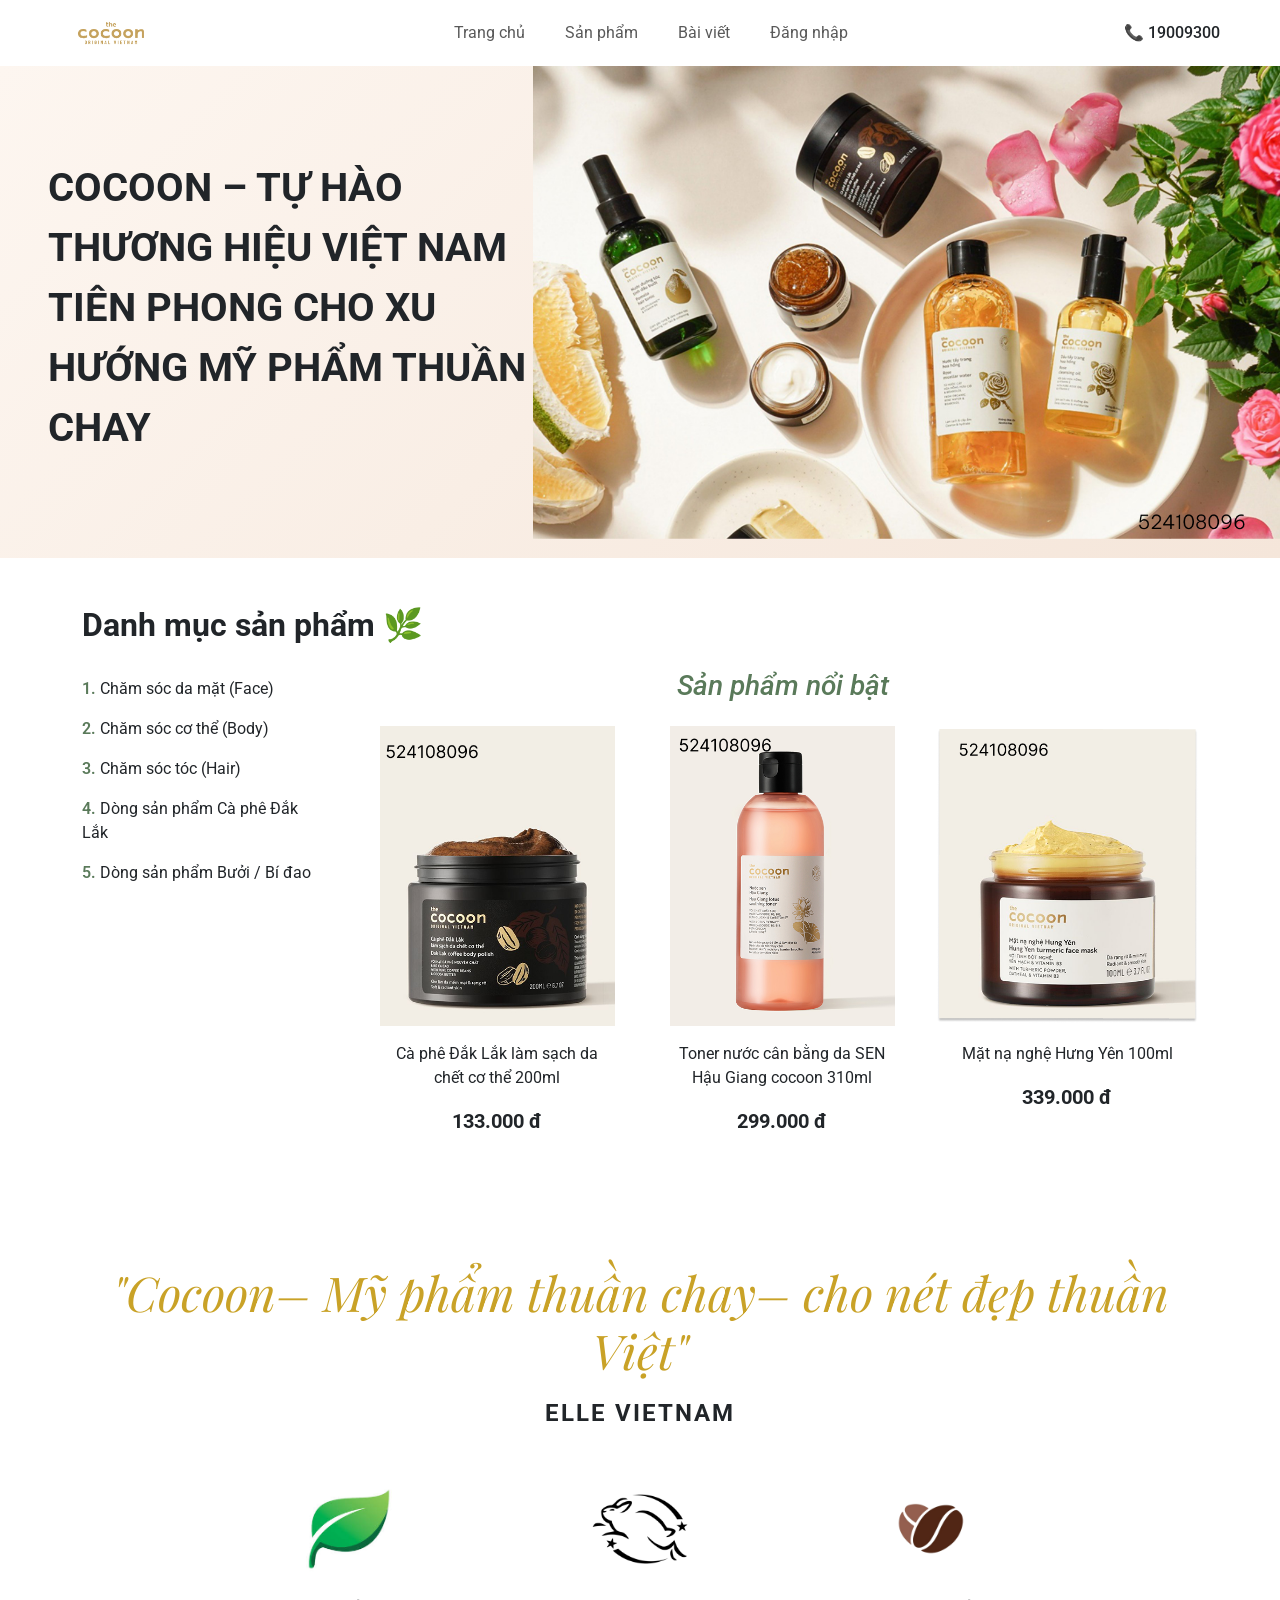
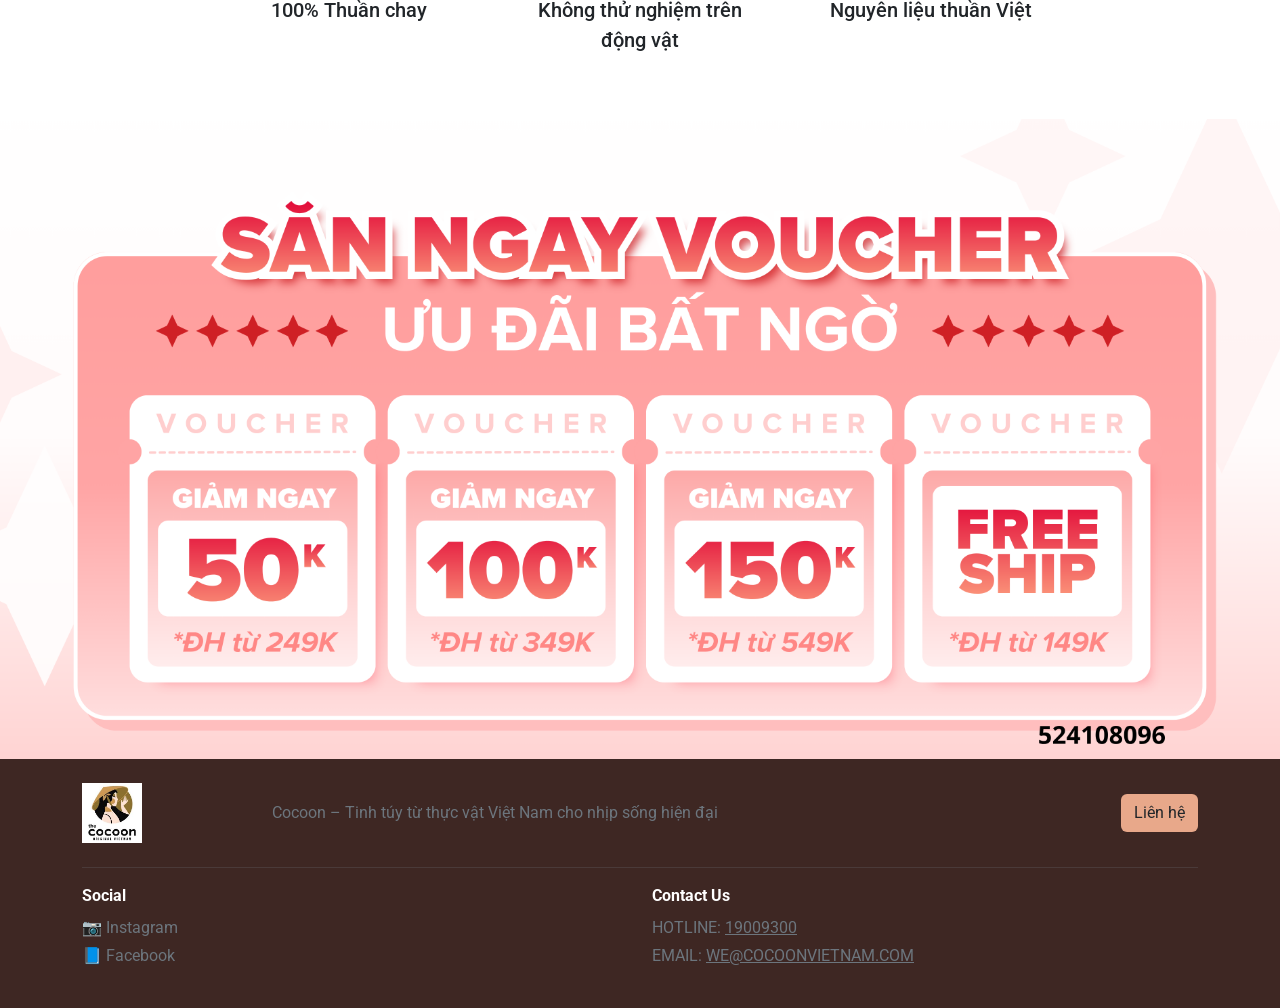
<file: source/index.html>
<!DOCTYPE html>
<html lang="vi">
<head>
  <meta charset="UTF-8">
  <meta name="viewport" content="width=device-width, initial-scale=1.0">
  <title>The Cocoon - Original Vietnam</title>
  <link rel="icon" type="image/png" href="../media/coconutlogo.png">
  <!-- Bootstrap CSS -->
  <link href="https://cdn.jsdelivr.net/npm/bootstrap@5.3.3/dist/css/bootstrap.min.css" rel="stylesheet">
  <!-- Custom CSS -->
  <link rel="stylesheet" href="style.css">
  <!-- Google Fonts -->
  <link href="https://fonts.googleapis.com/css2?family=Playfair+Display:ital,wght@0,400;0,700;1,400&family=Roboto:wght@400;500;700&display=swap" rel="stylesheet">
</head>
<body>

  <!-- ========== HEADER ========== -->
  <header class="header">
    <nav class="navbar navbar-expand-lg bg-white py-2 px-3 px-lg-5">
      <div class="container-fluid">
        <a class="navbar-brand" href="index.html">
          <img src="../media/coconutlogo1.png" alt="The Cocoon" height="40">
        </a>
        <button class="navbar-toggler" type="button" data-bs-toggle="collapse" data-bs-target="#navbarNav">
          <span class="navbar-toggler-icon"></span>
        </button>
        <div class="collapse navbar-collapse justify-content-center" id="navbarNav">
          <ul class="navbar-nav gap-4">
            <li class="nav-item"><a class="nav-link" href="index.html">Trang chủ</a></li>
            <li class="nav-item"><a class="nav-link" href="product.html">Sản phẩm</a></li>
            <li class="nav-item"><a class="nav-link" href="blog.html">Bài viết</a></li>
            <li class="nav-item"><a class="nav-link" href="login.html">Đăng nhập</a></li>
          </ul>
        </div>
        <div class="d-none d-lg-block">
          <span class="fw-medium">📞 19009300</span>
        </div>
      </div>
    </nav>
  </header>

  <!-- ========== HERO BANNER ========== -->
  <section class="hero-section" style="background: linear-gradient(135deg, #fdf6f0 0%, #f5e6da 100%);">
    <div class="container-fluid p-0">
      <div class="row g-0 align-items-center">
        <div class="col-lg-5 ps-5 py-4">
          <h1 class="fw-bold lh-base">COCOON – TỰ HÀO THƯƠNG HIỆU VIỆT NAM TIÊN PHONG CHO XU HƯỚNG MỸ PHẨM THUẦN CHAY</h1>
        </div>
        <div class="col-lg-7 position-relative text-end">
          <img src="../media/banner1.png" alt="Cocoon products" style="width: 100%; max-height: 650px; object-fit: cover;">
        </div>
      </div>
    </div>
  </section>

  <!-- ========== DANH MỤC SẢN PHẨM ========== -->
  <section class="py-5">
    <div class="container">
      <h2 class="fw-bold mb-4">Danh mục sản phẩm <span>🌿</span></h2>
      <div class="row">
        <!-- Danh mục bên trái -->
        <div class="col-lg-3 mb-4">
          <ol class="list-group list-group-numbered">
            <li class="list-group-item border-0 ps-0"><a href="product.html" class="text-decoration-none text-dark">Chăm sóc da mặt (Face)</a></li>
            <li class="list-group-item border-0 ps-0"><a href="product.html" class="text-decoration-none text-dark">Chăm sóc cơ thể (Body)</a></li>
            <li class="list-group-item border-0 ps-0"><a href="product.html" class="text-decoration-none text-dark">Chăm sóc tóc (Hair)</a></li>
            <li class="list-group-item border-0 ps-0"><a href="product.html" class="text-decoration-none text-dark">Dòng sản phẩm Cà phê Đắk Lắk</a></li>
            <li class="list-group-item border-0 ps-0"><a href="product.html" class="text-decoration-none text-dark">Dòng sản phẩm Bưởi / Bí đao</a></li>
          </ol>
        </div>
        <!-- Sản phẩm nổi bật -->
        <div class="col-lg-9">
          <h3 class="text-center fst-italic mb-4" style="color: #5a7a5a;">Sản phẩm nổi bật</h3>
          <div class="row g-4">
            <div class="col-md-4">
              <div class="card border-0 text-center">
                <img src="../media/caphesachda.png" class="card-img-top" alt="Cà phê Đắk Lắk" style="height: 300px; object-fit: contain;">
                <div class="card-body">
                  <p class="card-text">Cà phê Đắk Lắk làm sạch da chết cơ thể 200ml</p>
                  <p class="fw-bold fs-5">133.000 đ</p>
                </div>
              </div>
            </div>
            <div class="col-md-4">
              <div class="card border-0 text-center">
                <img src="../media/tonerHG.png" class="card-img-top" alt="Toner" style="height: 300px; object-fit: contain;">
                <div class="card-body">
                  <p class="card-text">Toner nước cân bằng da SEN Hậu Giang cocoon 310ml</p>
                  <p class="fw-bold fs-5">299.000 đ</p>
                </div>
              </div>
            </div>
            <div class="col-md-4">
              <div class="card border-0 text-center">
                <img src="../media/matnangheHY (1).png" class="card-img-top" alt="Mặt nạ nghệ" style="height: 300px; object-fit: contain;">
                <div class="card-body">
                  <p class="card-text">Mặt nạ nghệ Hưng Yên 100ml</p>
                  <p class="fw-bold fs-5">339.000 đ</p>
                </div>
              </div>
            </div>
          </div>
        </div>
      </div>
    </div>
  </section>

  <!-- ========== SLOGAN ========== -->
  <section class="py-5 text-center bg-white">
    <div class="container">
      <p class="display-5 fst-italic mb-3" style="font-family: 'Playfair Display', serif; color: #c9a227;">"Cocoon– Mỹ phẩm thuần chay– cho nét đẹp thuần Việt"</p>
      <p class="fs-4 fw-bold mb-5" style="letter-spacing: 2px;">ELLE VIETNAM</p>
      <div class="row justify-content-center g-5">
        <div class="col-md-3 text-center">
          <img src="../media/coxanh.png" alt="Thuần chay" class="mb-3" style="width: 100px; height: 100px; object-fit: contain;">
          <p class="fs-5 fw-medium">100% Thuần chay</p>
        </div>
        <div class="col-md-3 text-center">
          <img src="../media/contho.png" alt="Không thử nghiệm" class="mb-3" style="width: 100px; height: 100px; object-fit: contain;">
          <p class="fs-5 fw-medium">Không thử nghiệm trên động vật</p>
        </div>
        <div class="col-md-3 text-center">
          <img src="../media/cafe.png" alt="Nguyên liệu Việt" class="mb-3" style="width: 100px; height: 100px; object-fit: contain;">
          <p class="fs-5 fw-medium">Nguyên liệu thuần Việt</p>
        </div>
      </div>
    </div>
  </section>

  <!-- ========== VOUCHER ========== -->
  <section>
    <img src="../media/voucherdesign.png" alt="Voucher" class="w-100">
  </section>

  <!-- ========== FOOTER ========== -->
  <footer class="text-white py-4" style="background: #3e2723;">
    <div class="container">
      <div class="row align-items-center mb-4">
        <div class="col-md-2">
          <img src="../media/coconutlogo.png" alt="The Cocoon" height="60">
        </div>
        <div class="col-md-8">
          <p class="mb-0 text-secondary">Cocoon – Tinh túy từ thực vật Việt Nam cho nhịp sống hiện đại</p>
        </div>
        <div class="col-md-2 text-end">
          <a href="#" class="btn" style="background: #e8a88a;">Liên hệ</a>
        </div>
      </div>
      <hr class="border-secondary">
      <div class="row">
        <div class="col-md-6">
          <p class="fw-bold mb-2">Social</p>
          <a href="#" class="text-secondary text-decoration-none d-block mb-1">📷 Instagram</a>
          <a href="#" class="text-secondary text-decoration-none d-block">📘 Facebook</a>
        </div>
        <div class="col-md-6">
          <p class="fw-bold mb-2">Contact Us</p>
          <p class="text-secondary mb-1">HOTLINE: <a href="tel:19009300" class="text-secondary">19009300</a></p>
          <p class="text-secondary">EMAIL: <a href="mailto:WE@COCOONVIETNAM.COM" class="text-secondary">WE@COCOONVIETNAM.COM</a></p>
        </div>
      </div>
    </div>
  </footer>

  <!-- Bootstrap JS -->
  <script src="https://cdn.jsdelivr.net/npm/bootstrap@5.3.3/dist/js/bootstrap.bundle.min.js"></script>
</body>
</html>
</file>
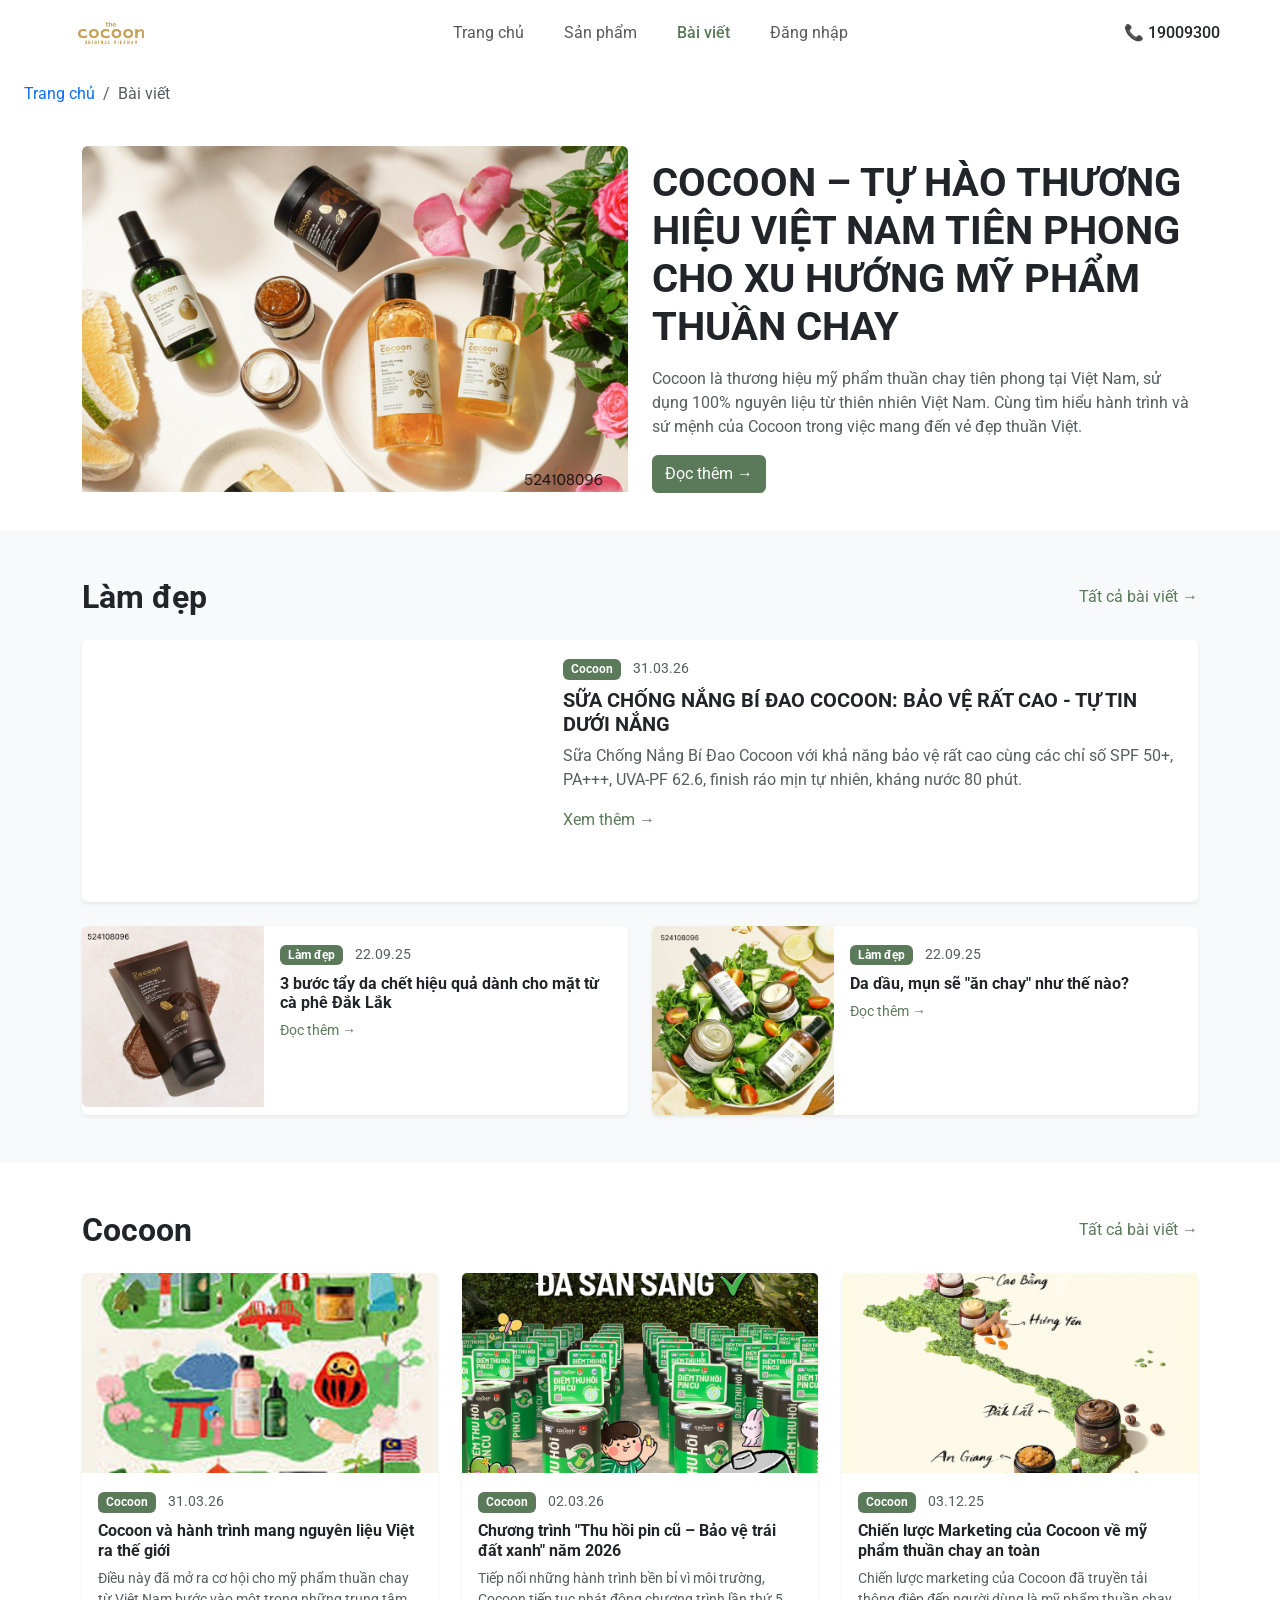
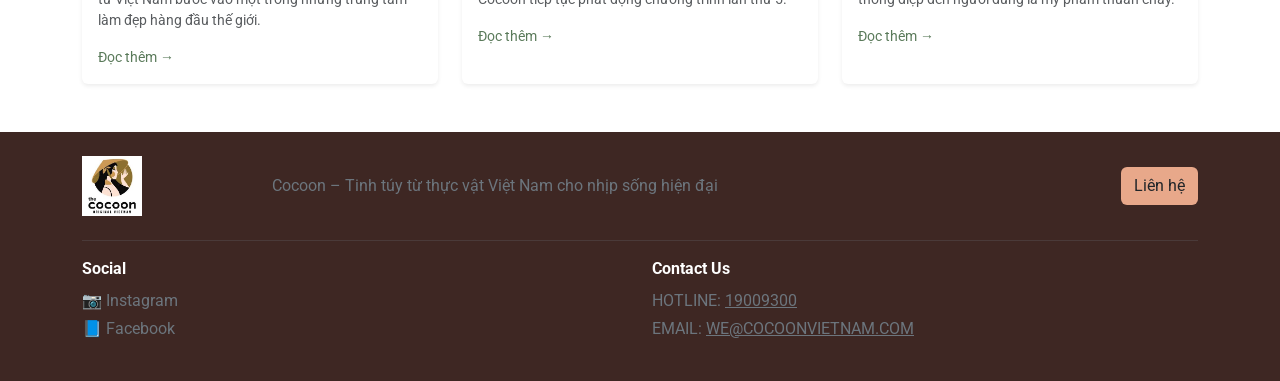
<file: source/blog.html>
<!DOCTYPE html
<html lang="vi">
<head>
  <meta charset="UTF-8">
  <meta name="viewport" content="width=device-width, initial-scale=1.0">
  <title>Bài viết - The Cocoon</title>
  <link rel="icon" type="image/png" href="../media/coconutlogo.png">
  <!-- Bootstrap CSS -->
  <link href="https://cdn.jsdelivr.net/npm/bootstrap@5.3.3/dist/css/bootstrap.min.css" rel="stylesheet">
  <!-- Custom CSS -->
  <link rel="stylesheet" href="style.css">
  <!-- Google Fonts -->
  <link href="https://fonts.googleapis.com/css2?family=Playfair+Display:ital,wght@0,400;0,700;1,400&family=Roboto:wght@400;500;700&display=swap" rel="stylesheet">
</head>
<body>

  <!-- ========== HEADER ========== -->
  <nav class="navbar navbar-expand-lg bg-white py-2 px-3 px-lg-5">
    <div class="container-fluid">
      <a class="navbar-brand" href="index.html">
        <img src="../media/coconutlogo1.png" alt="The Cocoon" height="40">
      </a>
      <button class="navbar-toggler" type="button" data-bs-toggle="collapse" data-bs-target="#navbarNav">
        <span class="navbar-toggler-icon"></span>
      </button>
      <div class="collapse navbar-collapse justify-content-center" id="navbarNav">
        <ul class="navbar-nav gap-4">
          <li class="nav-item"><a class="nav-link" href="index.html">Trang chủ</a></li>
          <li class="nav-item"><a class="nav-link" href="product.html">Sản phẩm</a></li>
          <li class="nav-item"><a class="nav-link active" href="blog.html">Bài viết</a></li>
          <li class="nav-item"><a class="nav-link" href="login.html">Đăng nhập</a></li>
        </ul>
      </div>
      <div class="d-none d-lg-block">
        <span class="fw-medium">📞 19009300</span>
      </div>
    </div>
  </nav>

  <!-- ========== BREADCRUMB ========== -->
  <nav aria-label="breadcrumb" class="py-3 px-4">
    <ol class="breadcrumb mb-0">
      <li class="breadcrumb-item"><a href="index.html" class="text-decoration-none">Trang chủ</a></li>
      <li class="breadcrumb-item active">Bài viết</li>
    </ol>
  </nav>

  <!-- ========== BÀI VIẾT NỔI BẬT ========== -->
  <section class="py-4">
    <div class="container">
      <div class="row align-items-center g-4">
        <div class="col-lg-6">
          <img src="../media/banner1.png" alt="Cocoon thuần chay" class="img-fluid rounded">
        </div>
        <div class="col-lg-6">
          <h1 class="fw-bold mb-3">COCOON – TỰ HÀO THƯƠNG HIỆU VIỆT NAM TIÊN PHONG CHO XU HƯỚNG MỸ PHẨM THUẦN CHAY</h1>
          <p class="text-muted">Cocoon là thương hiệu mỹ phẩm thuần chay tiên phong tại Việt Nam, sử dụng 100% nguyên liệu từ thiên nhiên Việt Nam. Cùng tìm hiểu hành trình và sứ mệnh của Cocoon trong việc mang đến vẻ đẹp thuần Việt.</p>
          <a href="https://cocoonvietnam.com/" class="btn text-white" style="background: #5a7a5a;" target="_blank">Đọc thêm →</a>
        </div>
        </div>
    </div>
  </section>

  <!-- ========== CHUYÊN MỤC: LÀM ĐẸP ========== -->
  <section class="py-5 bg-light">
    <div class="container">
      <div class="d-flex justify-content-between align-items-center mb-4">
        <h2 class="fw-bold mb-0">Làm đẹp</h2>
        <a href="#" class="text-decoration-none" style="color: #5a7a5a;">Tất cả bài viết →</a>
      </div>
      
      <!-- Video bài viết -->
      <div class="card mb-4 border-0 shadow-sm">
        <div class="row g-0">
          <div class="col-md-5">
            <div class="ratio ratio-16x9 h-100">
              <iframe src="https://www.youtube.com/embed/rH86s5h8yQs" title="Cocoon Video" allowfullscreen></iframe>
            </div>
          </div>
          <div class="col-md-7">
            <div class="card-body">
              <div class="mb-2">
                <span class="badge" style="background: #5a7a5a;">Cocoon</span>
                <small class="text-muted ms-2">31.03.26</small>
              </div>
              <h5 class="card-title fw-bold">SỮA CHỐNG NẮNG BÍ ĐAO COCOON: BẢO VỆ RẤT CAO - TỰ TIN DƯỚI NẮNG</h5>
              <p class="card-text text-muted">Sữa Chống Nắng Bí Đao Cocoon với khả năng bảo vệ rất cao cùng các chỉ số SPF 50+, PA+++, UVA-PF 62.6, finish ráo mịn tự nhiên, kháng nước 80 phút.</p>
              <a href="#" class="text-decoration-none" style="color: #5a7a5a;">Xem thêm →</a>
            </div>
          </div>
        </div>
      </div>

      <!-- Các bài viết khác -->
      <div class="row g-4">
        <div class="col-md-6">
          <div class="card h-100 border-0 shadow-sm">
            <div class="row g-0">
              <div class="col-4">
                <img src="../media/3buocsachdamat.png" class="img-fluid rounded-start h-100" style="object-fit: cover;" alt="3 bước tẩy da chết">
              </div>
              <div class="col-8">
                <div class="card-body">
                  <div class="mb-2">
                    <span class="badge" style="background: #5a7a5a;">Làm đẹp</span>
                    <small class="text-muted ms-2">22.09.25</small>
                  </div>
                  <h6 class="card-title fw-bold">3 bước tẩy da chết hiệu quả dành cho mặt từ cà phê Đắk Lắk</h6>
                  <a href="#" class="text-decoration-none small" style="color: #5a7a5a;">Đọc thêm →</a>
                </div>
              </div>
            </div>
          </div>
        </div>
        <div class="col-md-6">
          <div class="card h-100 border-0 shadow-sm">
            <div class="row g-0">
              <div class="col-4">
                <img src="../media/lanhmanh.png" class="img-fluid rounded-start h-100" style="object-fit: cover;" alt="Da dầu mụn">
              </div>
              <div class="col-8">
                <div class="card-body">
                  <div class="mb-2">
                    <span class="badge" style="background: #5a7a5a;">Làm đẹp</span>
                    <small class="text-muted ms-2">22.09.25</small>
                  </div>
                  <h6 class="card-title fw-bold">Da dầu, mụn sẽ "ăn chay" như thế nào?</h6>
                  <a href="#" class="text-decoration-none small" style="color: #5a7a5a;">Đọc thêm →</a>
                </div>
              </div>
            </div>
          </div>
        </div>
      </div>
    </div>
  </section>

  <!-- ========== CHUYÊN MỤC: COCOON ========== -->
  <section class="py-5">
    <div class="container">
      <div class="d-flex justify-content-between align-items-center mb-4">
        <h2 class="fw-bold mb-0">Cocoon</h2>
        <a href="#" class="text-decoration-none" style="color: #5a7a5a;">Tất cả bài viết →</a>
      </div>
      <div class="row g-4">
        <div class="col-md-4">
          <div class="card h-100 border-0 shadow-sm">
            <img src="../media/myphammuonnoi.png" class="card-img-top" style="height: 200px; object-fit: cover;" alt="Cocoon đi muôn nơi">
            <div class="card-body">
              <div class="mb-2">
                <span class="badge" style="background: #5a7a5a;">Cocoon</span>
                <small class="text-muted ms-2">31.03.26</small>
              </div>
              <h6 class="card-title fw-bold">Cocoon và hành trình mang nguyên liệu Việt ra thế giới</h6>
              <p class="card-text small text-muted">Điều này đã mở ra cơ hội cho mỹ phẩm thuần chay từ Việt Nam bước vào một trong những trung tâm làm đẹp hàng đầu thế giới.</p>
              <a href="#" class="text-decoration-none small" style="color: #5a7a5a;">Đọc thêm →</a>
            </div>
          </div>
        </div>
        <div class="col-md-4">
          <div class="card h-100 border-0 shadow-sm">
            <img src="../media/Thuhoipin.png" class="card-img-top" style="height: 200px; object-fit: cover;" alt="Thu hồi pin">
            <div class="card-body">
              <div class="mb-2">
                <span class="badge" style="background: #5a7a5a;">Cocoon</span>
                <small class="text-muted ms-2">02.03.26</small>
              </div>
              <h6 class="card-title fw-bold">Chương trình "Thu hồi pin cũ – Bảo vệ trái đất xanh" năm 2026</h6>
              <p class="card-text small text-muted">Tiếp nối những hành trình bền bỉ vì môi trường, Cocoon tiếp tục phát động chương trình lần thứ 5.</p>
              <a href="#" class="text-decoration-none small" style="color: #5a7a5a;">Đọc thêm →</a>
            </div>
          </div>
        </div>
        <div class="col-md-4">
          <div class="card h-100 border-0 shadow-sm">
            <img src="../media/dinhvithuonghieu.png" class="card-img-top" style="height: 200px; object-fit: cover;" alt="Định vị thương hiệu">
            <div class="card-body">
              <div class="mb-2">
                <span class="badge" style="background: #5a7a5a;">Cocoon</span>
                <small class="text-muted ms-2">03.12.25</small>
              </div>
              <h6 class="card-title fw-bold">Chiến lược Marketing của Cocoon về mỹ phẩm thuần chay an toàn</h6>
              <p class="card-text small text-muted">Chiến lược marketing của Cocoon đã truyền tải thông điệp đến người dùng là mỹ phẩm thuần chay.</p>
              <a href="#" class="text-decoration-none small" style="color: #5a7a5a;">Đọc thêm →</a>
            </div>
          </div>
        </div>
      </div>
    </div>
  </section>

  <!-- ========== FOOTER ========== -->
  <footer class="text-white py-4" style="background: #3e2723;">
    <div class="container">
      <div class="row align-items-center mb-4">
        <div class="col-md-2">
          <img src="../media/coconutlogo.png" alt="The Cocoon" height="60">
        </div>
        <div class="col-md-8">
          <p class="mb-0 text-secondary">Cocoon – Tinh túy từ thực vật Việt Nam cho nhịp sống hiện đại</p>
        </div>
        <div class="col-md-2 text-end">
          <a href="#" class="btn" style="background: #e8a88a;">Liên hệ</a>
        </div>
      </div>
      <hr class="border-secondary">
      <div class="row">
        <div class="col-md-6">
          <p class="fw-bold mb-2">Social</p>
          <a href="#" class="text-secondary text-decoration-none d-block mb-1">📷 Instagram</a>
          <a href="#" class="text-secondary text-decoration-none d-block">📘 Facebook</a>
        </div>
        <div class="col-md-6">
          <p class="fw-bold mb-2">Contact Us</p>
          <p class="text-secondary mb-1">HOTLINE: <a href="tel:19009300" class="text-secondary">19009300</a></p>
          <p class="text-secondary">EMAIL: <a href="mailto:WE@COCOONVIETNAM.COM" class="text-secondary">WE@COCOONVIETNAM.COM</a></p>
        </div>
      </div>
    </div>
  </footer>

  <!-- Bootstrap JS -->
  <script src="https://cdn.jsdelivr.net/npm/bootstrap@5.3.3/dist/js/bootstrap.bundle.min.js"></script>
</body>
</html>
</file>
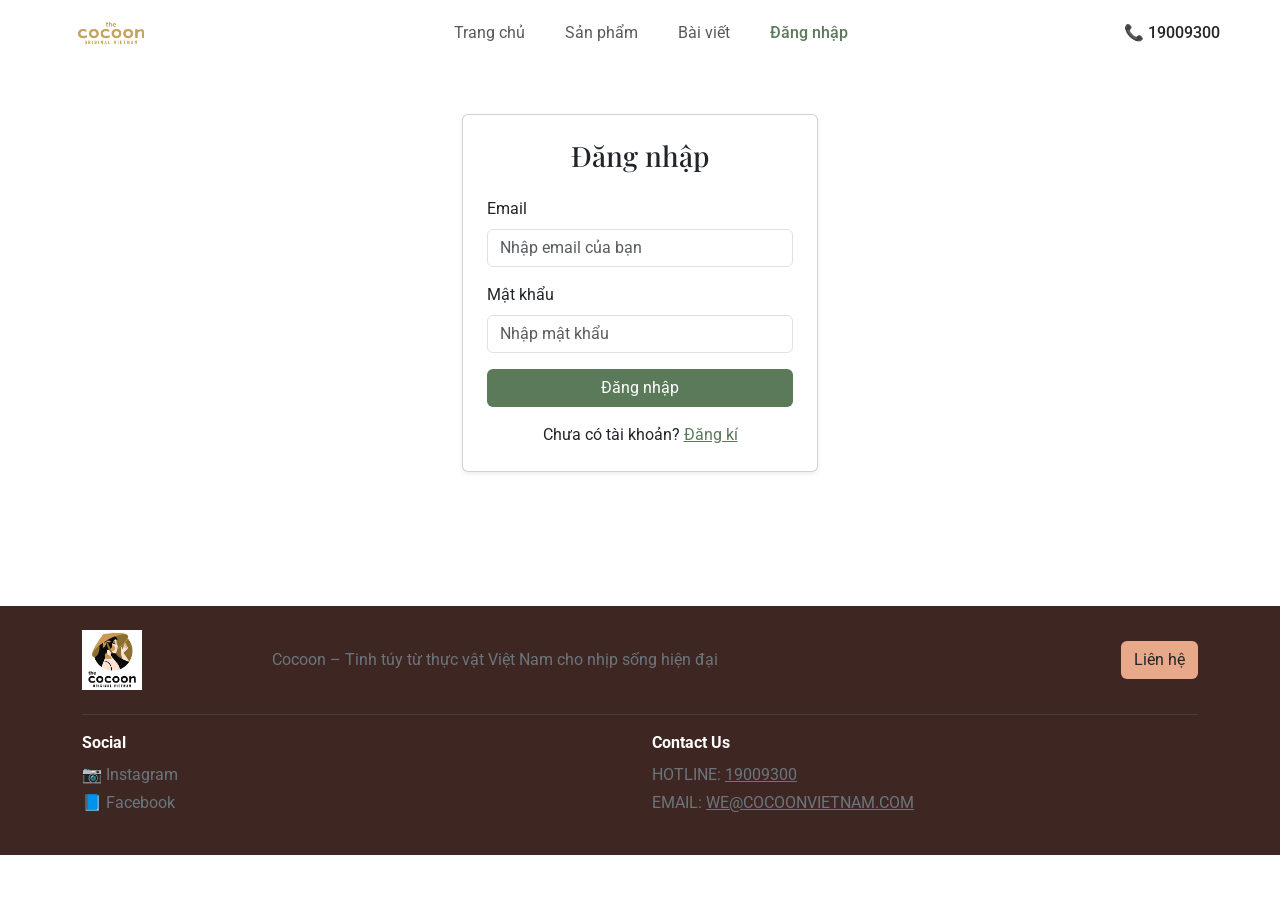
<file: source/login.html>
<!DOCTYPE html>
<html lang="vi">
<head>
  <meta charset="UTF-8">
  <meta name="viewport" content="width=device-width, initial-scale=1.0">
  <title>Đăng nhập - The Cocoon</title>
  <link rel="icon" type="image/png" href="../media/coconutlogo.png">
  <!-- Bootstrap CSS -->
  <link href="https://cdn.jsdelivr.net/npm/bootstrap@5.3.3/dist/css/bootstrap.min.css" rel="stylesheet">
  <!-- Custom CSS -->
  <link rel="stylesheet" href="style.css">
  <!-- Google Fonts -->
  <link href="https://fonts.googleapis.com/css2?family=Playfair+Display:ital,wght@0,400;0,700;1,400&family=Roboto:wght@400;500;700&display=swap" rel="stylesheet">
</head>
<body>

  <!-- ========== HEADER ========== -->
  <nav class="navbar navbar-expand-lg bg-white py-2 px-3 px-lg-5">
    <div class="container-fluid">
      <a class="navbar-brand" href="index.html">
        <img src="../media/coconutlogo1.png" alt="The Cocoon" height="40">
      </a>
      <button class="navbar-toggler" type="button" data-bs-toggle="collapse" data-bs-target="#navbarNav">
        <span class="navbar-toggler-icon"></span>
      </button>
      <div class="collapse navbar-collapse justify-content-center" id="navbarNav">
        <ul class="navbar-nav gap-4">
          <li class="nav-item"><a class="nav-link" href="index.html">Trang chủ</a></li>
          <li class="nav-item"><a class="nav-link" href="product.html">Sản phẩm</a></li>
          <li class="nav-item"><a class="nav-link" href="blog.html">Bài viết</a></li>
          <li class="nav-item"><a class="nav-link active" href="login.html">Đăng nhập</a></li>
        </ul>
      </div>
      <div class="d-none d-lg-block">
        <span class="fw-medium">📞 19009300</span>
      </div>
    </div>
  </nav>

  <!-- ========== FORM ĐĂNG NHẬP ========== -->
  <section class="py-5" style="min-height: 60vh;">
    <div class="container">
      <div class="row justify-content-center">
        <div class="col-md-6 col-lg-4">
          <div class="card shadow-sm">
            <div class="card-body p-4">
              <h1 class="text-center mb-4 fs-3" style="font-family: 'Playfair Display', serif;">Đăng nhập</h1>
              <form>
                <div class="mb-3">
                  <label for="email" class="form-label">Email</label>
                  <input type="email" class="form-control" id="email" placeholder="Nhập email của bạn" required>
                </div>
                <div class="mb-3">
                  <label for="password" class="form-label">Mật khẩu</label>
                  <input type="password" class="form-control" id="password" placeholder="Nhập mật khẩu" required>
                </div>
                <button type="submit" class="btn w-100 text-white" style="background: #5a7a5a;">Đăng nhập</button>
              </form>
              <p class="text-center mt-3 mb-0">Chưa có tài khoản? <a href="register.html" style="color: #5a7a5a;">Đăng kí</a></p>
            </div>
            </div>
        </div>
      </div>
    </div>
  </section>

  <!-- ========== FOOTER ========== -->
  <footer class="text-white py-4" style="background: #3e2723;">
    <div class="container">
      <div class="row align-items-center mb-4">
        <div class="col-md-2">
          <img src="../media/coconutlogo.png" alt="The Cocoon" height="60">
        </div>
        <div class="col-md-8">
          <p class="mb-0 text-secondary">Cocoon – Tinh túy từ thực vật Việt Nam cho nhịp sống hiện đại</p>
        </div>
        <div class="col-md-2 text-end">
          <a href="#" class="btn" style="background: #e8a88a;">Liên hệ</a>
        </div>
      </div>
      <hr class="border-secondary">
      <div class="row">
        <div class="col-md-6">
          <p class="fw-bold mb-2">Social</p>
          <a href="#" class="text-secondary text-decoration-none d-block mb-1">📷 Instagram</a>
          <a href="#" class="text-secondary text-decoration-none d-block">📘 Facebook</a>
        </div>
        <div class="col-md-6">
          <p class="fw-bold mb-2">Contact Us</p>
          <p class="text-secondary mb-1">HOTLINE: <a href="tel:19009300" class="text-secondary">19009300</a></p>
          <p class="text-secondary">EMAIL: <a href="mailto:WE@COCOONVIETNAM.COM" class="text-secondary">WE@COCOONVIETNAM.COM</a></p>
        </div>
      </div>
    </div>
  </footer>

  <!-- Bootstrap JS -->
  <script src="https://cdn.jsdelivr.net/npm/bootstrap@5.3.3/dist/js/bootstrap.bundle.min.js"></script>
</body>
</html>
</file>
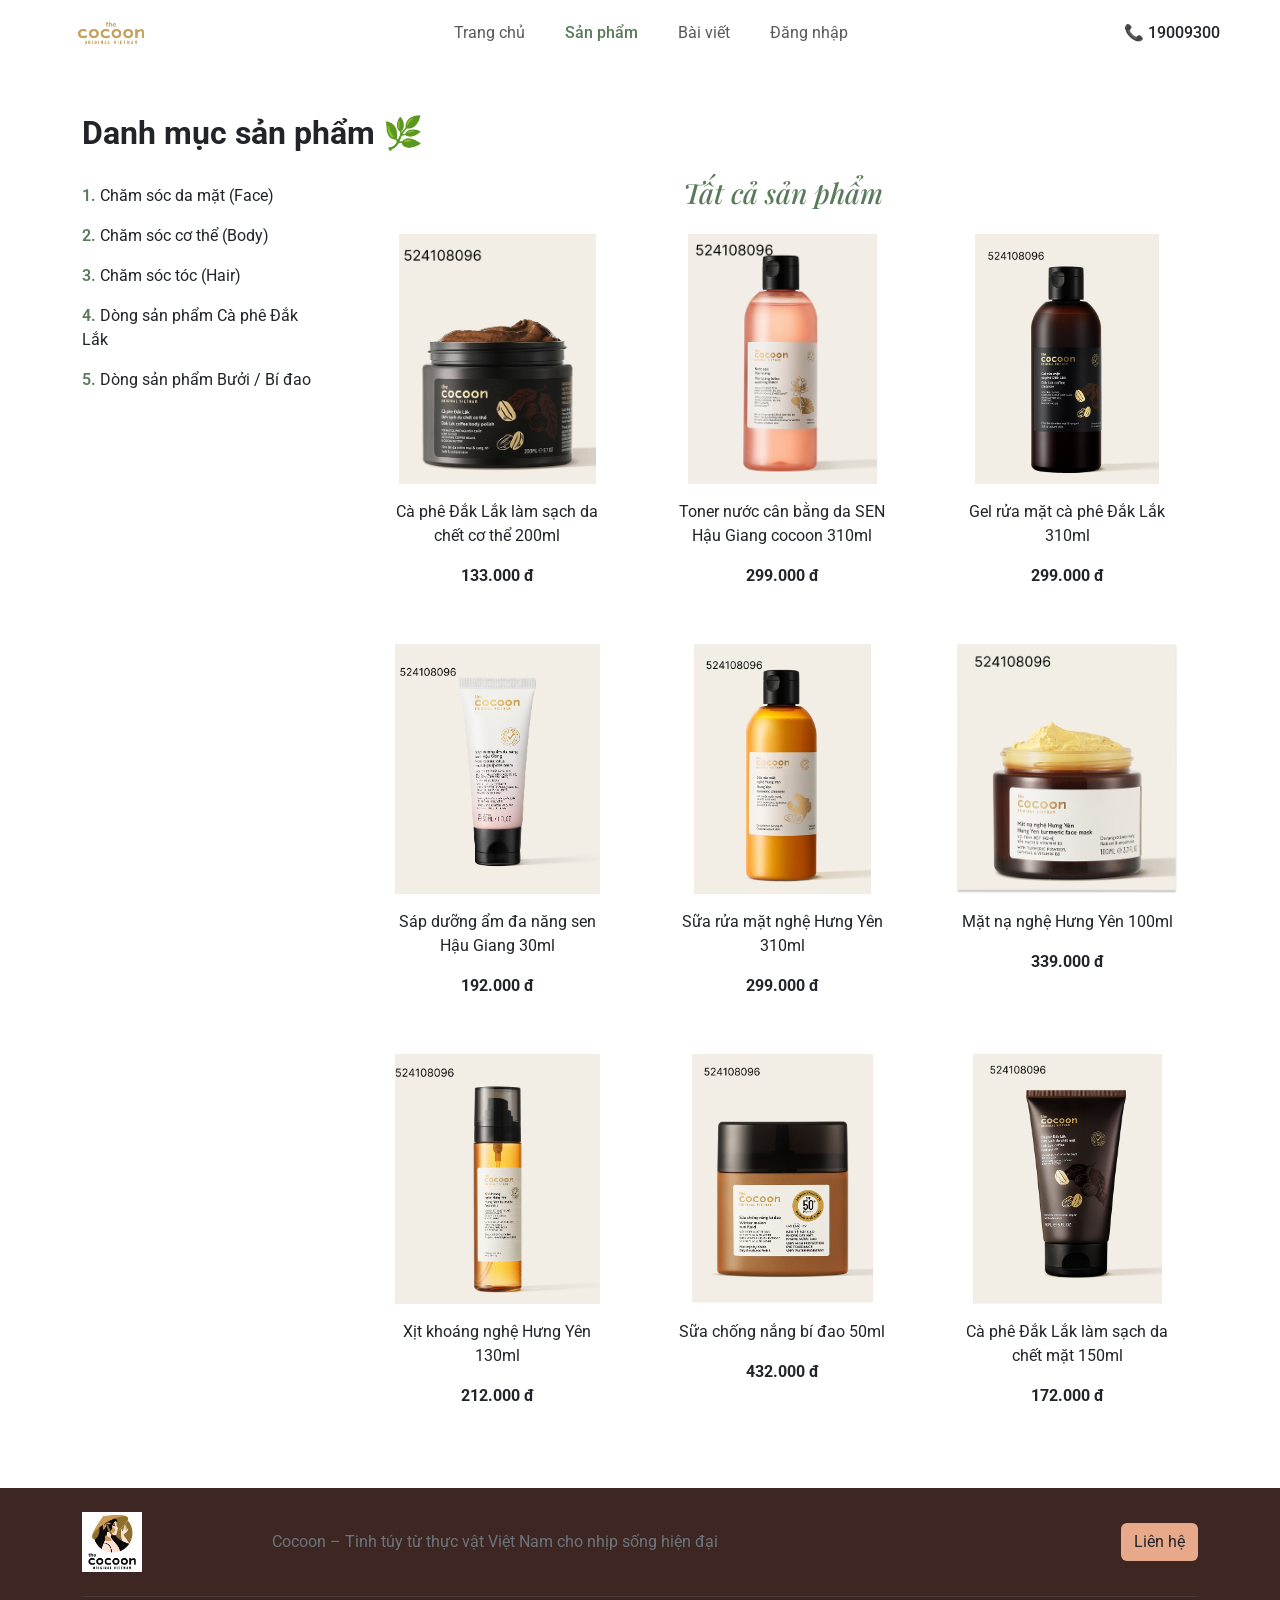
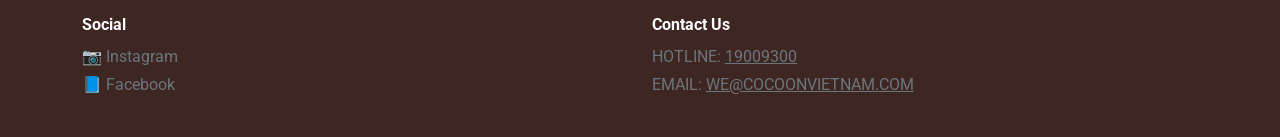
<file: source/product.html>
<!DOCTYPE html>
<html lang="vi">
<head>
  <meta charset="UTF-8">
  <meta name="viewport" content="width=device-width, initial-scale=1.0">
  <title>Sản phẩm - The Cocoon</title>
  <link rel="icon" type="image/png" href="../media/coconutlogo.png">
  <!-- Bootstrap CSS -->
  <link href="https://cdn.jsdelivr.net/npm/bootstrap@5.3.3/dist/css/bootstrap.min.css" rel="stylesheet">
  <!-- Custom CSS -->
  <link rel="stylesheet" href="style.css">
  <!-- Google Fonts -->
  <link href="https://fonts.googleapis.com/css2?family=Playfair+Display:ital,wght@0,400;0,700;1,400&family=Roboto:wght@400;500;700&display=swap" rel="stylesheet">
</head>
<body>

  <!-- ========== HEADER ========== -->
  <nav class="navbar navbar-expand-lg bg-white py-2 px-3 px-lg-5">
    <div class="container-fluid">
      <a class="navbar-brand" href="index.html">
        <img src="../media/coconutlogo1.png" alt="The Cocoon" height="40">
      </a>
      <button class="navbar-toggler" type="button" data-bs-toggle="collapse" data-bs-target="#navbarNav">
        <span class="navbar-toggler-icon"></span>
      </button>
      <div class="collapse navbar-collapse justify-content-center" id="navbarNav">
        <ul class="navbar-nav gap-4">
          <li class="nav-item"><a class="nav-link" href="index.html">Trang chủ</a></li>
          <li class="nav-item"><a class="nav-link active" href="product.html">Sản phẩm</a></li>
          <li class="nav-item"><a class="nav-link" href="blog.html">Bài viết</a></li>
          <li class="nav-item"><a class="nav-link" href="login.html">Đăng nhập</a></li>
        </ul>
      </div>
      <div class="d-none d-lg-block">
        <span class="fw-medium">📞 19009300</span>
      </div>
    </div>
  </nav>

  <!-- ========== DANH MỤC + SẢN PHẨM ========== -->
  <section class="py-5">
    <div class="container">
      <h2 class="fw-bold mb-4">Danh mục sản phẩm <span>🌿</span></h2>
      <div class="row">
        <!-- Danh mục bên trái -->
        <div class="col-lg-3 mb-4">
          <ol class="list-group list-group-numbered">
            <li class="list-group-item border-0 ps-0"><a href="#" class="text-decoration-none text-dark">Chăm sóc da mặt (Face)</a></li>
            <li class="list-group-item border-0 ps-0"><a href="#" class="text-decoration-none text-dark">Chăm sóc cơ thể (Body)</a></li>
            <li class="list-group-item border-0 ps-0"><a href="#" class="text-decoration-none text-dark">Chăm sóc tóc (Hair)</a></li>
            <li class="list-group-item border-0 ps-0"><a href="#" class="text-decoration-none text-dark">Dòng sản phẩm Cà phê Đắk Lắk</a></li>
            <li class="list-group-item border-0 ps-0"><a href="#" class="text-decoration-none text-dark">Dòng sản phẩm Bưởi / Bí đao</a></li>
          </ol>
        </div>
        <!-- Tất cả sản phẩm -->
        <div class="col-lg-9">
          <h3 class="text-center fst-italic mb-4" style="font-family: 'Playfair Display', serif; color: #5a7a5a;">Tất cả sản phẩm</h3>
          <div class="row g-4">
            <!-- Sản phẩm 1 -->
            <div class="col-md-4">
              <div class="card border-0 text-center h-100">
                <img src="../media/caphesachda.png" class="card-img-top" alt="Cà phê Đắk Lắk" style="height: 250px; object-fit: contain;">
                <div class="card-body">
                  <p class="card-text">Cà phê Đắk Lắk làm sạch da chết cơ thể 200ml</p>
                  <p class="fw-bold">133.000 đ</p>
                </div>
              </div>
            </div>
            <!-- Sản phẩm 2 -->
            <div class="col-md-4">
              <div class="card border-0 text-center h-100">
                <img src="../media/tonerHG.png" class="card-img-top" alt="Toner" style="height: 250px; object-fit: contain;">
                <div class="card-body">
                  <p class="card-text">Toner nước cân bằng da SEN Hậu Giang cocoon 310ml</p>
                  <p class="fw-bold">299.000 đ</p>
                </div>
              </div>
            </div>
            <!-- Sản phẩm 3 -->
            <div class="col-md-4">
              <div class="card border-0 text-center h-100">
                <img src="../media/gelruamat.png" class="card-img-top" alt="Gel rửa mặt" style="height: 250px; object-fit: contain;">
                <div class="card-body">
                  <p class="card-text">Gel rửa mặt cà phê Đắk Lắk 310ml</p>
                  <p class="fw-bold">299.000 đ</p>
                </div>
              </div>
            </div>
            <!-- Sản phẩm 4 -->
            <div class="col-md-4">
              <div class="card border-0 text-center h-100">
                <img src="../media/duongam.png" class="card-img-top" alt="Sáp dưỡng ẩm" style="height: 250px; object-fit: contain;">
                <div class="card-body">
                  <p class="card-text">Sáp dưỡng ẩm đa năng sen Hậu Giang 30ml</p>
                  <p class="fw-bold">192.000 đ</p>
                </div>
              </div>
            </div>
            <!-- Sản phẩm 5 -->
            <div class="col-md-4">
              <div class="card border-0 text-center h-100">
                <img src="../media/srmnghe.png" class="card-img-top" alt="Sữa rửa mặt nghệ" style="height: 250px; object-fit: contain;">
                <div class="card-body">
                  <p class="card-text">Sữa rửa mặt nghệ Hưng Yên 310ml</p>
                  <p class="fw-bold">299.000 đ</p>
                </div>
              </div>
            </div>
            <!-- Sản phẩm 6 -->
            <div class="col-md-4">
              <div class="card border-0 text-center h-100">
                <img src="../media/matnangheHY (1).png" class="card-img-top" alt="Mặt nạ nghệ" style="height: 250px; object-fit: contain;">
                <div class="card-body">
                  <p class="card-text">Mặt nạ nghệ Hưng Yên 100ml</p>
                  <p class="fw-bold">339.000 đ</p>
                </div>
              </div>
            </div>
            <!-- Sản phẩm 7 -->
            <div class="col-md-4">
              <div class="card border-0 text-center h-100">
                <img src="../media/xitkhoang.png" class="card-img-top" alt="Xịt khoáng" style="height: 250px; object-fit: contain;">
                <div class="card-body">
                  <p class="card-text">Xịt khoáng nghệ Hưng Yên 130ml</p>
                  <p class="fw-bold">212.000 đ</p>
                </div>
              </div>
            </div>
            <!-- Sản phẩm 8 -->
            <div class="col-md-4">
              <div class="card border-0 text-center h-100">
                <img src="../media/suachongnang.png" class="card-img-top" alt="Sữa chống nắng" style="height: 250px; object-fit: contain;">
                <div class="card-body">
                  <p class="card-text">Sữa chống nắng bí đao 50ml</p>
                  <p class="fw-bold">432.000 đ</p>
                </div>
              </div>
            </div>
            <!-- Sản phẩm 9 -->
            <div class="col-md-4">
              <div class="card border-0 text-center h-100">
                <img src="../media/caphesachdamat.png" class="card-img-top" alt="Cà phê làm sạch da chết mặt" style="height: 250px; object-fit: contain;">
                <div class="card-body">
                  <p class="card-text">Cà phê Đắk Lắk làm sạch da chết mặt 150ml</p>
                  <p class="fw-bold">172.000 đ</p>
                </div>
              </div>
            </div>
          </div>
        </div>
      </div>
    </div>
  </section>

  <!-- ========== FOOTER ========== -->
  <footer class="text-white py-4" style="background: #3e2723;">
    <div class="container">
      <div class="row align-items-center mb-4">
        <div class="col-md-2">
          <img src="../media/coconutlogo.png" alt="The Cocoon" height="60">
        </div>
        <div class="col-md-8">
          <p class="mb-0 text-secondary">Cocoon – Tinh túy từ thực vật Việt Nam cho nhịp sống hiện đại</p>
        </div>
        <div class="col-md-2 text-end">
          <a href="#" class="btn" style="background: #e8a88a;">Liên hệ</a>
        </div>
      </div>
      <hr class="border-secondary">
      <div class="row">
        <div class="col-md-6">
          <p class="fw-bold mb-2">Social</p>
          <a href="#" class="text-secondary text-decoration-none d-block mb-1">📷 Instagram</a>
          <a href="#" class="text-secondary text-decoration-none d-block">📘 Facebook</a>
        </div>
        <div class="col-md-6">
          <p class="fw-bold mb-2">Contact Us</p>
          <p class="text-secondary mb-1">HOTLINE: <a href="tel:19009300" class="text-secondary">19009300</a></p>
          <p class="text-secondary">EMAIL: <a href="mailto:WE@COCOONVIETNAM.COM" class="text-secondary">WE@COCOONVIETNAM.COM</a></p>
        </div>
      </div>
    </div>
  </footer>

  <!-- Bootstrap JS -->
  <script src="https://cdn.jsdelivr.net/npm/bootstrap@5.3.3/dist/js/bootstrap.bundle.min.js"></script>
</body>
</html>
</file>
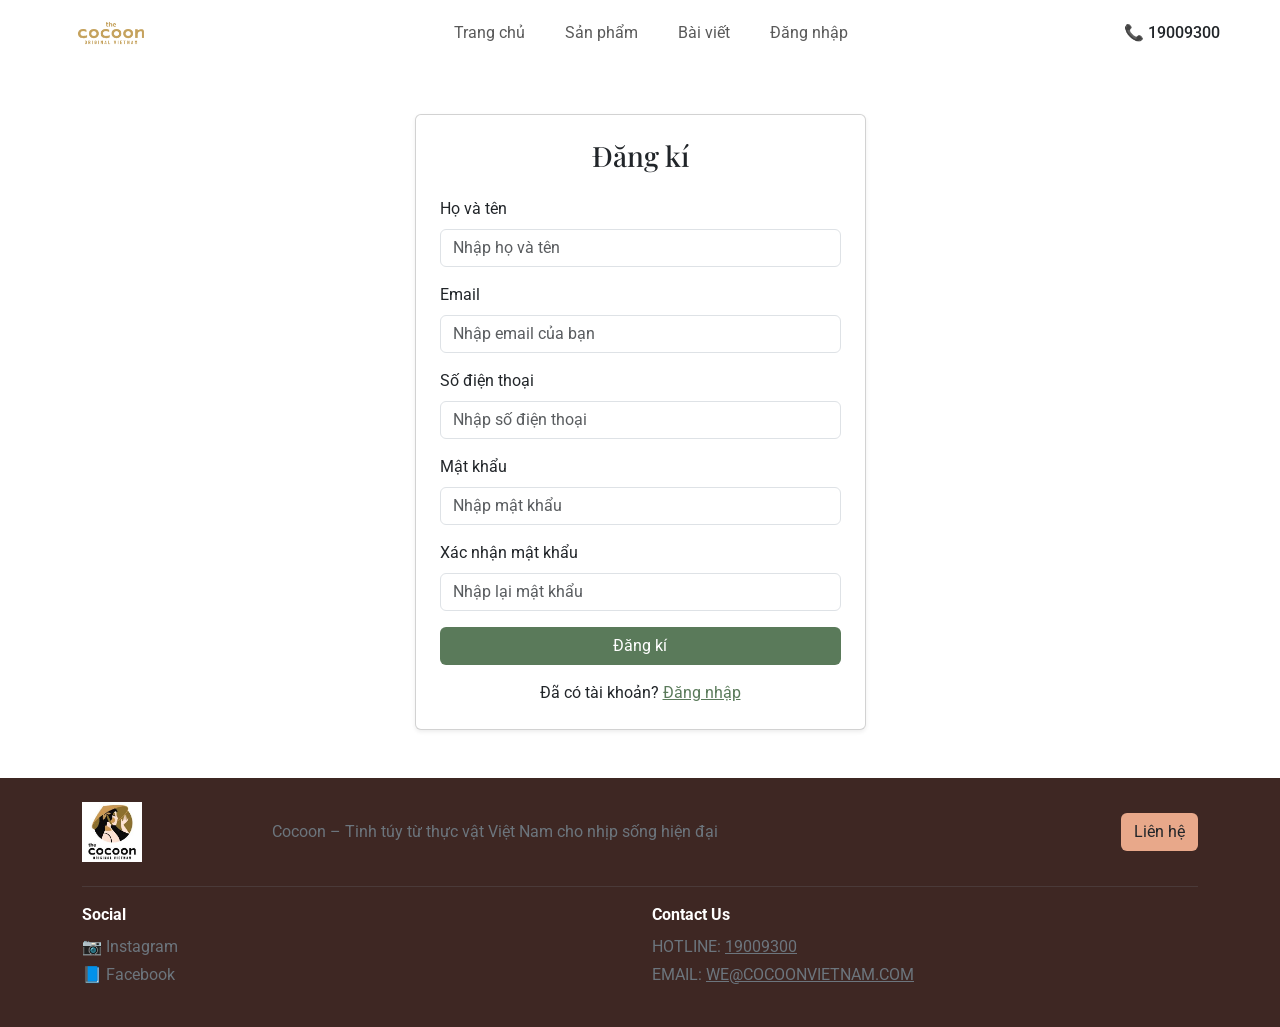
<file: source/register.html>
<!DOCTYPE html>
<html lang="vi">
<head>
  <meta charset="UTF-8">
  <meta name="viewport" content="width=device-width, initial-scale=1.0">
  <title>Đăng kí - The Cocoon</title>
  <link rel="icon" type="image/png" href="../media/coconutlogo.png">
  <!-- Bootstrap CSS -->
  <link href="https://cdn.jsdelivr.net/npm/bootstrap@5.3.3/dist/css/bootstrap.min.css" rel="stylesheet">
  <!-- Custom CSS -->
  <link rel="stylesheet" href="style.css">
  <!-- Google Fonts -->
  <link href="https://fonts.googleapis.com/css2?family=Playfair+Display:ital,wght@0,400;0,700;1,400&family=Roboto:wght@400;500;700&display=swap" rel="stylesheet">
</head>
<body>

  <!-- ========== HEADER ========== -->
  <nav class="navbar navbar-expand-lg bg-white py-2 px-3 px-lg-5">
    <div class="container-fluid">
      <a class="navbar-brand" href="index.html">
        <img src="../media/coconutlogo1.png" alt="The Cocoon" height="40">
      </a>
      <button class="navbar-toggler" type="button" data-bs-toggle="collapse" data-bs-target="#navbarNav">
        <span class="navbar-toggler-icon"></span>
      </button>
      <div class="collapse navbar-collapse justify-content-center" id="navbarNav">
        <ul class="navbar-nav gap-4">
          <li class="nav-item"><a class="nav-link" href="index.html">Trang chủ</a></li>
          <li class="nav-item"><a class="nav-link" href="product.html">Sản phẩm</a></li>
          <li class="nav-item"><a class="nav-link" href="blog.html">Bài viết</a></li>
          <li class="nav-item"><a class="nav-link" href="login.html">Đăng nhập</a></li>
        </ul>
      </div>
      <div class="d-none d-lg-block">
        <span class="fw-medium">📞 19009300</span>
      </div>
    </div>
  </nav>

  <!-- ========== FORM ĐĂNG KÍ ========== -->
  <section class="py-5">
    <div class="container">
      <div class="row justify-content-center">
        <div class="col-md-6 col-lg-5">
          <div class="card shadow-sm">
            <div class="card-body p-4">
              <h1 class="text-center mb-4 fs-3" style="font-family: 'Playfair Display', serif;">Đăng kí</h1>
              <form>
                <div class="mb-3">
                  <label for="fullname" class="form-label">Họ và tên</label>
                  <input type="text" class="form-control" id="fullname" placeholder="Nhập họ và tên" required>
                </div>
                <div class="mb-3">
                  <label for="email" class="form-label">Email</label>
                  <input type="email" class="form-control" id="email" placeholder="Nhập email của bạn" required>
                </div>
                <div class="mb-3">
                  <label for="phone" class="form-label">Số điện thoại</label>
                  <input type="tel" class="form-control" id="phone" placeholder="Nhập số điện thoại" required>
                </div>
                <div class="mb-3">
                  <label for="password" class="form-label">Mật khẩu</label>
                  <input type="password" class="form-control" id="password" placeholder="Nhập mật khẩu" required>
                </div>
                <div class="mb-3">
                  <label for="confirm-password" class="form-label">Xác nhận mật khẩu</label>
                  <input type="password" class="form-control" id="confirm-password" placeholder="Nhập lại mật khẩu" required>
                </div>
                <button type="submit" class="btn w-100 text-white" style="background: #5a7a5a;">Đăng kí</button>
              </form>
              <p class="text-center mt-3 mb-0">Đã có tài khoản? <a href="login.html" style="color: #5a7a5a;">Đăng nhập</a></p>
            </div>
          </div>
        </div>
      </div>
    </div>
  </section>

  <!-- ========== FOOTER ========== -->
  <footer class="text-white py-4" style="background: #3e2723;">
    <div class="container">
      <div class="row align-items-center mb-4">
        <div class="col-md-2">
          <img src="../media/coconutlogo.png" alt="The Cocoon" height="60">
        </div>
        <div class="col-md-8">
          <p class="mb-0 text-secondary">Cocoon – Tinh túy từ thực vật Việt Nam cho nhịp sống hiện đại</p>
        </div>
        <div class="col-md-2 text-end">
          <a href="#" class="btn" style="background: #e8a88a;">Liên hệ</a>
        </div>
      </div>
      <hr class="border-secondary">
      <div class="row">
        <div class="col-md-6">
          <p class="fw-bold mb-2">Social</p>
          <a href="#" class="text-secondary text-decoration-none d-block mb-1">📷 Instagram</a>
          <a href="#" class="text-secondary text-decoration-none d-block">📘 Facebook</a>
        </div>
        <div class="col-md-6">
          <p class="fw-bold mb-2">Contact Us</p>
          <p class="text-secondary mb-1">HOTLINE: <a href="tel:19009300" class="text-secondary">19009300</a></p>
          <p class="text-secondary">EMAIL: <a href="mailto:WE@COCOONVIETNAM.COM" class="text-secondary">WE@COCOONVIETNAM.COM</a></p>
        </div>
      </div>
    </div>
  </footer>

  <!-- Bootstrap JS -->
  <script src="https://cdn.jsdelivr.net/npm/bootstrap@5.3.3/dist/js/bootstrap.bundle.min.js"></script>
</body>
</html>
</file>
<file: source/style.css>
/* ===== CUSTOM STYLES FOR COCOON ===== */

/* Font chung */
body {
  font-family: 'Roboto', 'Segoe UI', Arial, sans-serif;
}

/* Navbar hover */
.navbar-nav .nav-link:hover {
  color: #5a7a5a !important;
}

.navbar-nav .nav-link.active {
  color: #5a7a5a !important;
  font-weight: 500;
}

/* Brand color */
.text-brand {
  color: #5a7a5a;
}

.bg-brand {
  background-color: #5a7a5a;
}

/* Button hover */
.btn:hover {
  opacity: 0.9;
}

/* Card hover effect */
.card:hover {
  transform: translateY(-3px);
  transition: transform 0.3s ease;
}

/* Footer links */
footer a:hover {
  color: #fff !important;
}

/* Playfair Display for titles */
.font-playfair {
  font-family: 'Playfair Display', Georgia, serif;
}

/* List group custom */
.list-group-numbered > .list-group-item::before {
  color: #5a7a5a;
  font-weight: 600;
}

.list-group-item:hover a {
  color: #5a7a5a !important;
}
</file>
